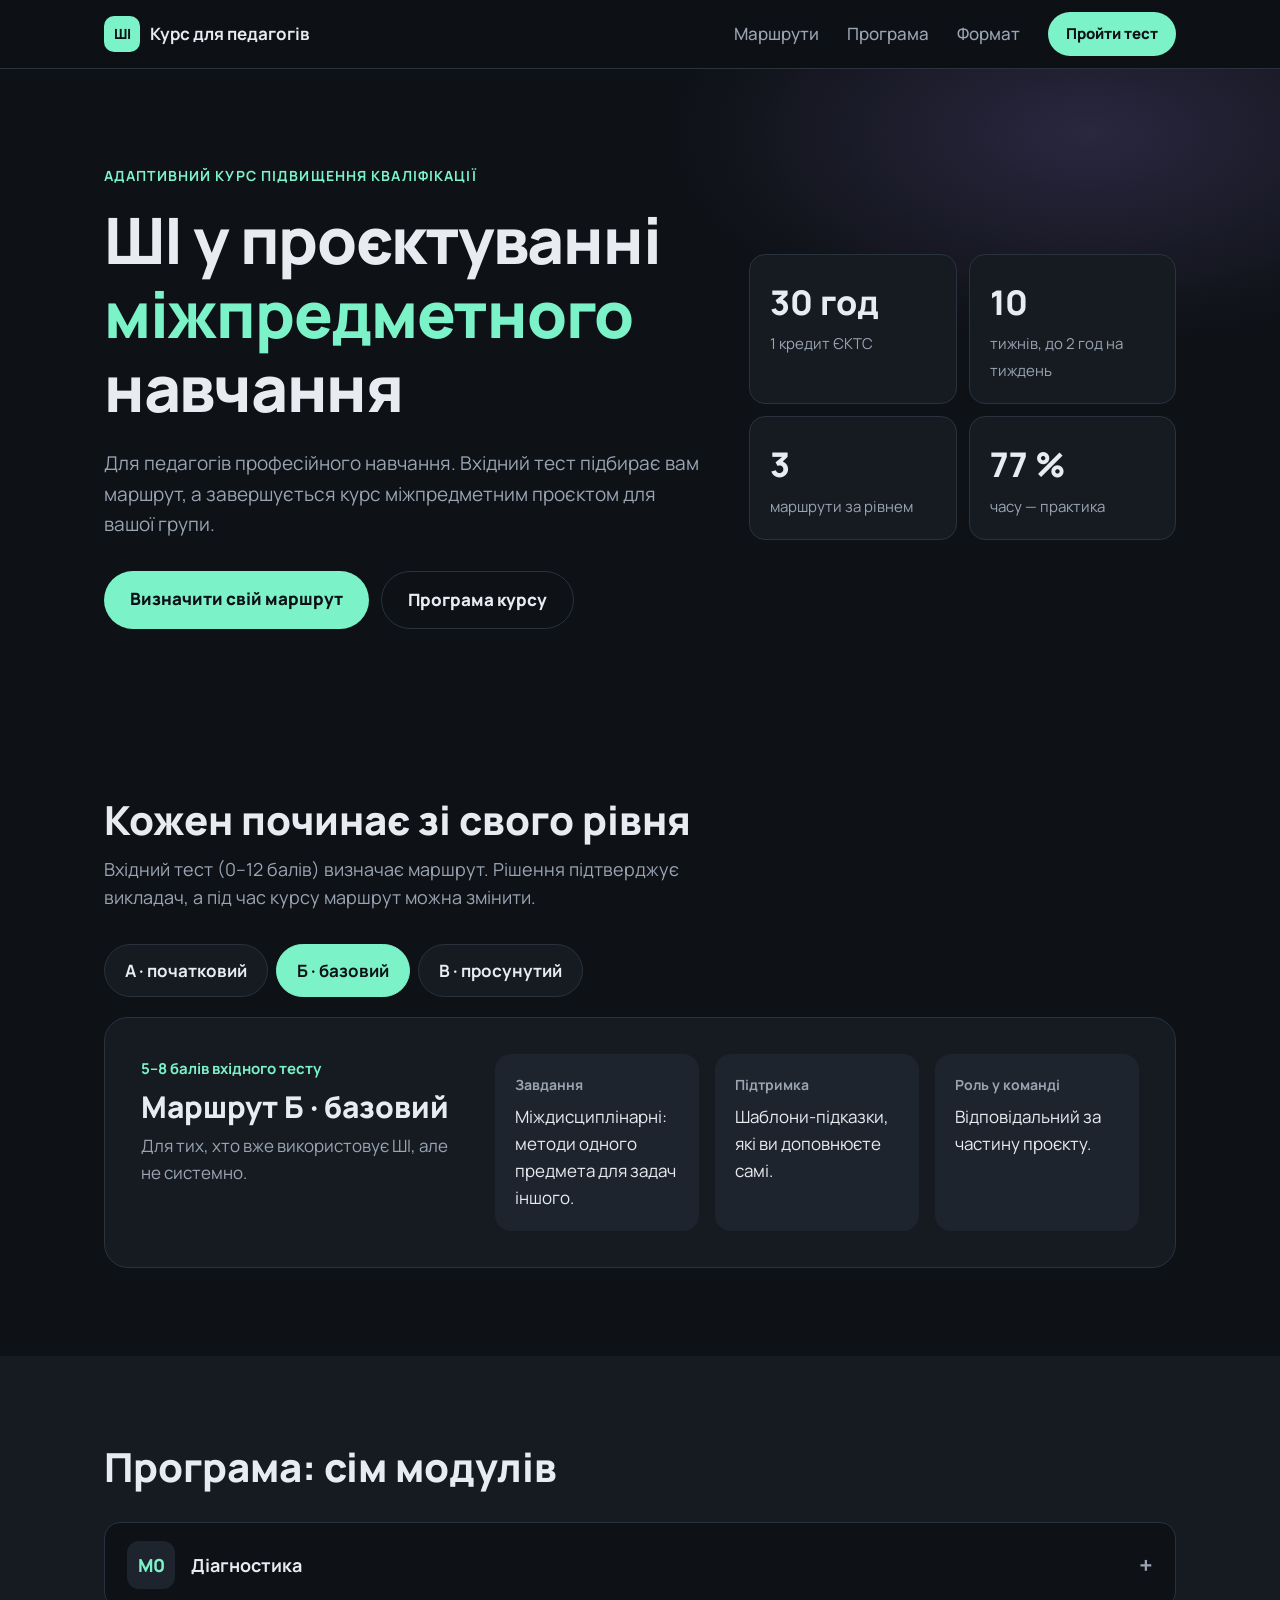
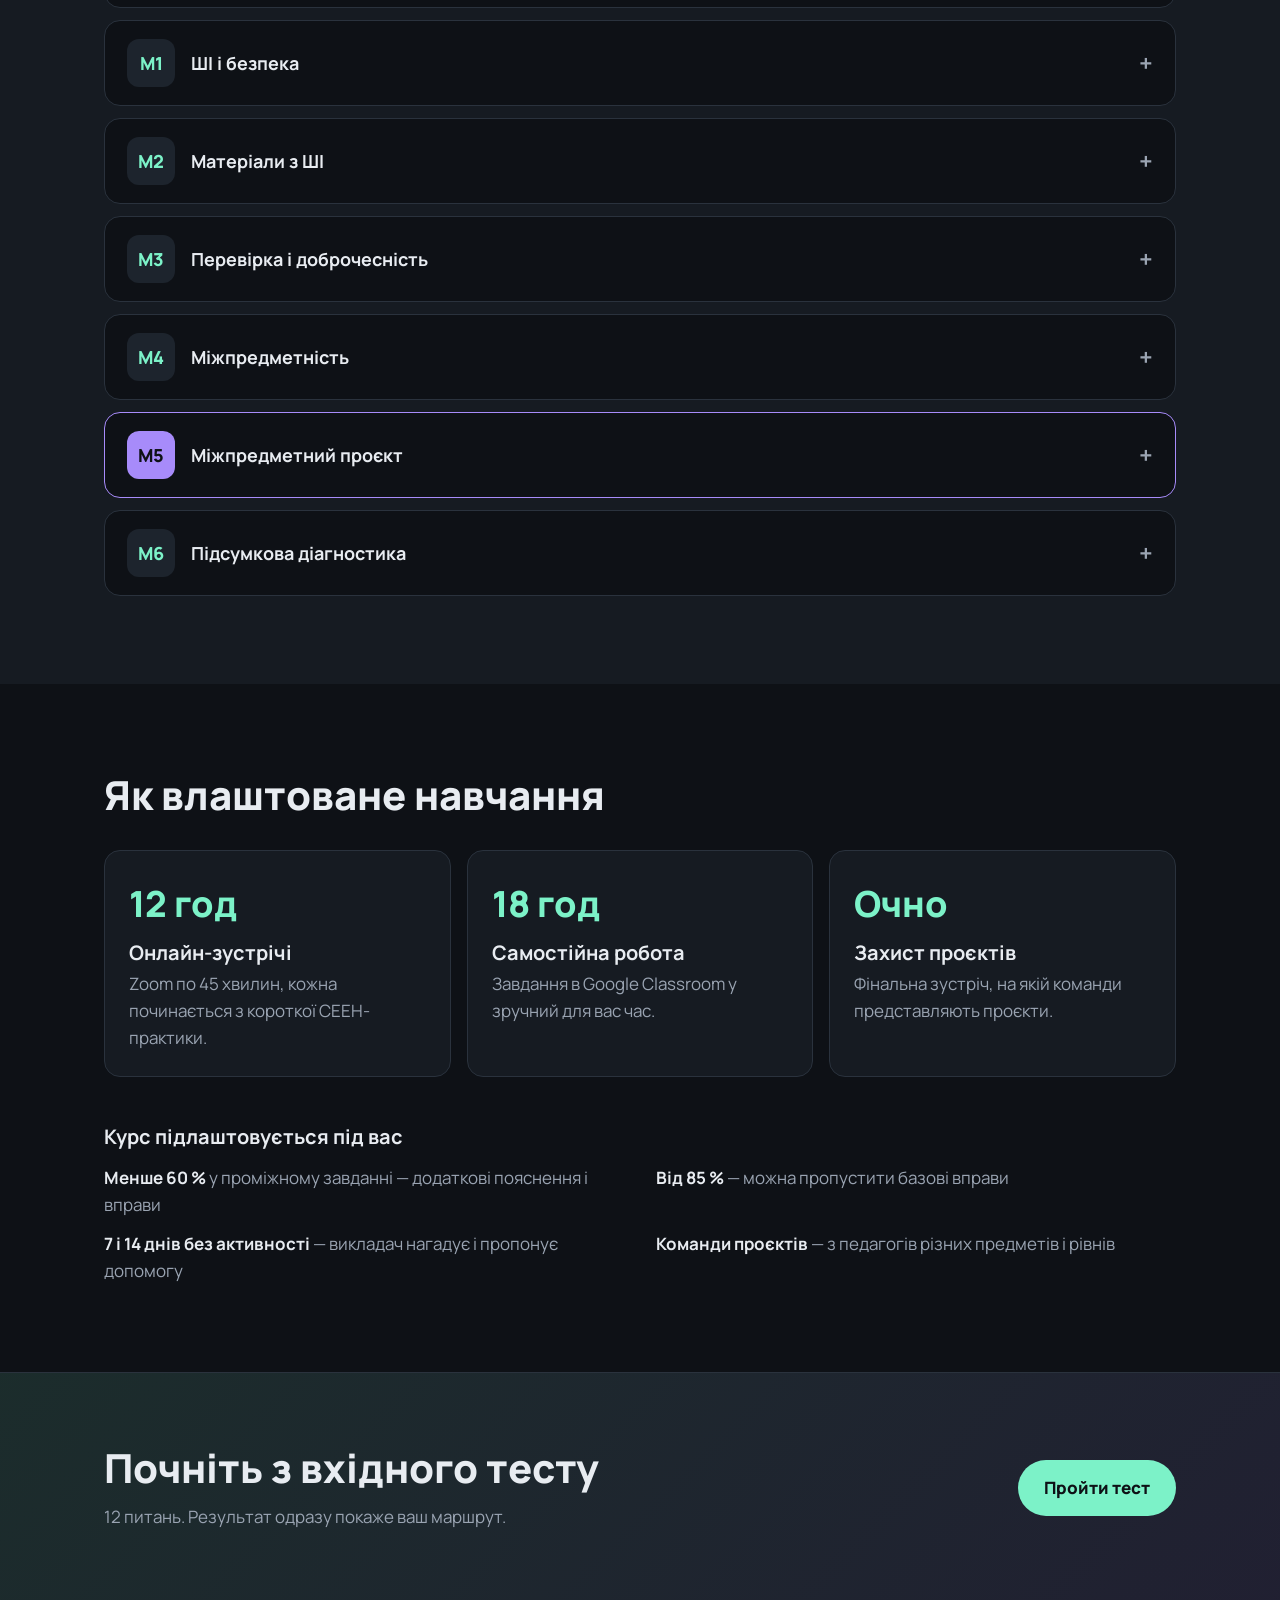
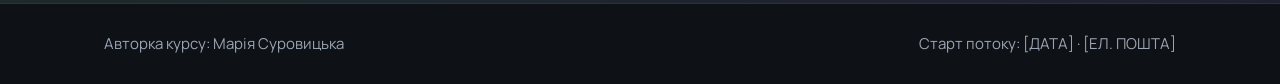
<file: index.html>
<!DOCTYPE html>
<html lang="uk">
<head>
  <meta charset="UTF-8">
  <meta name="viewport" content="width=device-width, initial-scale=1.0">
  <title>ШІ у проєктуванні міжпредметного навчання</title>
  <link rel="preconnect" href="https://fonts.googleapis.com">
  <link href="https://fonts.googleapis.com/css2?family=Manrope:wght@400;500;700;800&display=swap" rel="stylesheet">
  <link rel="stylesheet" href="style.css">
</head>
<body>

  <!-- ШАПКА -->
  <header class="header">
    <div class="container header__inner">
      <a href="index.html" class="logo"><span class="logo__mark">ШІ</span> Курс для педагогів</a>
      <button class="menu-btn" aria-label="Відкрити меню" aria-expanded="false">☰</button>
      <nav class="nav">
        <a href="#routes">Маршрути</a>
        <a href="#program">Програма</a>
        <a href="#format">Формат</a>
        <a href="test.html" class="btn btn--small">Пройти тест</a>
      </nav>
    </div>
  </header>

  <main>
    <!-- ГОЛОВНИЙ ЕКРАН -->
    <section class="hero">
      <div class="container hero__inner">
        <div class="hero__text">
          <p class="eyebrow">Адаптивний курс підвищення кваліфікації</p>
          <h1>ШІ у проєктуванні <span class="accent">міжпредметного</span> навчання</h1>
          <p class="lead">Для педагогів професійного навчання. Вхідний тест підбирає вам маршрут, а завершується курс міжпредметним проєктом для вашої групи.</p>
          <div class="hero__buttons">
            <a href="test.html" class="btn">Визначити свій маршрут</a>
            <a href="#program" class="btn btn--ghost">Програма курсу</a>
          </div>
        </div>
        <ul class="stats">
          <li><b>30 год</b><span>1 кредит ЄКТС</span></li>
          <li><b>10</b><span>тижнів, до 2 год на тиждень</span></li>
          <li><b>3</b><span>маршрути за рівнем</span></li>
          <li><b>77 %</b><span>часу — практика</span></li>
        </ul>
      </div>
    </section>

    <!-- МАРШРУТИ -->
    <section id="routes" class="section">
      <div class="container">
        <h2>Кожен починає зі свого рівня</h2>
        <p class="section__lead">Вхідний тест (0–12 балів) визначає маршрут. Рішення підтверджує викладач, а під час курсу маршрут можна змінити.</p>

        <div class="tabs" role="tablist">
          <button class="tab" role="tab" data-route="A">А · початковий</button>
          <button class="tab is-active" role="tab" data-route="B">Б · базовий</button>
          <button class="tab" role="tab" data-route="C">В · просунутий</button>
        </div>

        <div class="route-card" id="route-card">
          <div class="route-card__head">
            <span class="route-card__score" id="route-score"></span>
            <h3 id="route-name"></h3>
            <p id="route-who"></p>
          </div>
          <div class="route-card__grid">
            <div><span class="label">Завдання</span><p id="route-tasks"></p></div>
            <div><span class="label">Підтримка</span><p id="route-support"></p></div>
            <div><span class="label">Роль у команді</span><p id="route-role"></p></div>
          </div>
        </div>
      </div>
    </section>

    <!-- ПРОГРАМА -->
    <section id="program" class="section section--alt">
      <div class="container">
        <h2>Програма: сім модулів</h2>
        <div class="modules">
          <details class="module">
            <summary><span class="module__num">М0</span> Діагностика</summary>
            <p>Вхідний тест, самооцінка і вибір маршруту А, Б або В.</p>
          </details>
          <details class="module">
            <summary><span class="module__num">М1</span> ШІ і безпека</summary>
            <p>Як працює генеративний ШІ, його обмеження, захист персональних даних, етика.</p>
          </details>
          <details class="module">
            <summary><span class="module__num">М2</span> Матеріали з ШІ</summary>
            <p>Запити до ШІ за схемою «роль – контекст – завдання – формат». Різнорівневі завдання для вашої групи.</p>
          </details>
          <details class="module">
            <summary><span class="module__num">М3</span> Перевірка і доброчесність</summary>
            <p>Типові помилки ШІ, фактчекінг, перевірка джерел і розрахунків, правила академічної доброчесності.</p>
          </details>
          <details class="module">
            <summary><span class="module__num">М4</span> Міжпредметність</summary>
            <p>Від мульти- до міждисциплінарних і трансдисциплінарних завдань.</p>
          </details>
          <details class="module module--main">
            <summary><span class="module__num">М5</span> Міжпредметний проєкт</summary>
            <p>Змішана команда педагогів різних предметів створює заняття чи проєкт для своїх здобувачів і захищає його очно.</p>
          </details>
          <details class="module">
            <summary><span class="module__num">М6</span> Підсумкова діагностика</summary>
            <p>Повторний тест, рефлексія і порівняння з початковим рівнем.</p>
          </details>
        </div>
      </div>
    </section>

    <!-- ФОРМАТ -->
    <section id="format" class="section">
      <div class="container">
        <h2>Як влаштоване навчання</h2>
        <div class="format">
          <div class="format__item"><b>12 год</b><h3>Онлайн-зустрічі</h3><p>Zoom по 45 хвилин, кожна починається з короткої СЕЕН-практики.</p></div>
          <div class="format__item"><b>18 год</b><h3>Самостійна робота</h3><p>Завдання в Google Classroom у зручний для вас час.</p></div>
          <div class="format__item"><b>Очно</b><h3>Захист проєктів</h3><p>Фінальна зустріч, на якій команди представляють проєкти.</p></div>
        </div>

        <h3 class="subhead">Курс підлаштовується під вас</h3>
        <ul class="rules">
          <li><b>Менше 60 %</b> у проміжному завданні — додаткові пояснення і вправи</li>
          <li><b>Від 85 %</b> — можна пропустити базові вправи</li>
          <li><b>7 і 14 днів без активності</b> — викладач нагадує і пропонує допомогу</li>
          <li><b>Команди проєктів</b> — з педагогів різних предметів і рівнів</li>
        </ul>
      </div>
    </section>

    <!-- ЗАКЛИК -->
    <section class="cta">
      <div class="container cta__inner">
        <div>
          <h2>Почніть з вхідного тесту</h2>
          <p>12 питань. Результат одразу покаже ваш маршрут.</p>
        </div>
        <a href="test.html" class="btn">Пройти тест</a>
      </div>
    </section>
  </main>

  <footer class="footer">
    <div class="container footer__inner">
      <span>Авторка курсу: Марія Суровицька</span>
      <span>Старт потоку: [ДАТА] · [ЕЛ. ПОШТА]</span>
    </div>
  </footer>

  <script src="script.js"></script>
</body>
</html>
</file>
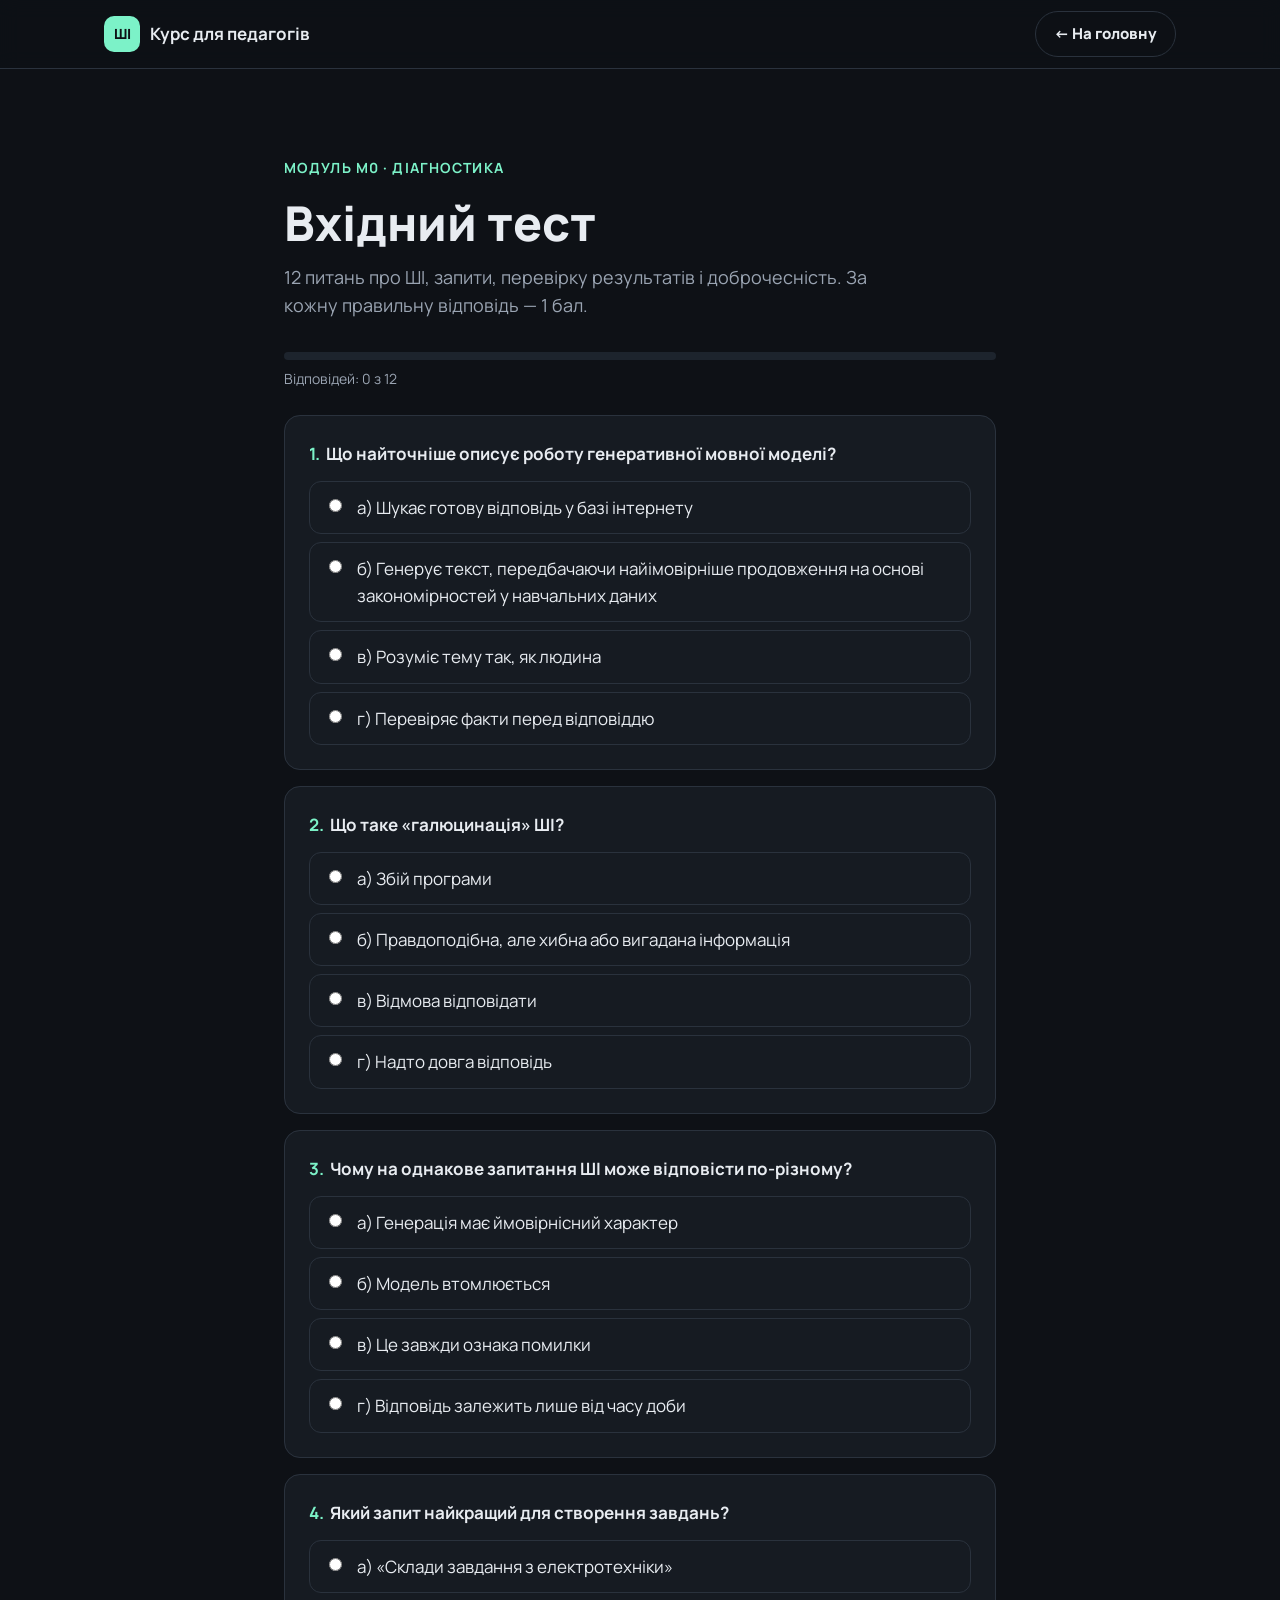
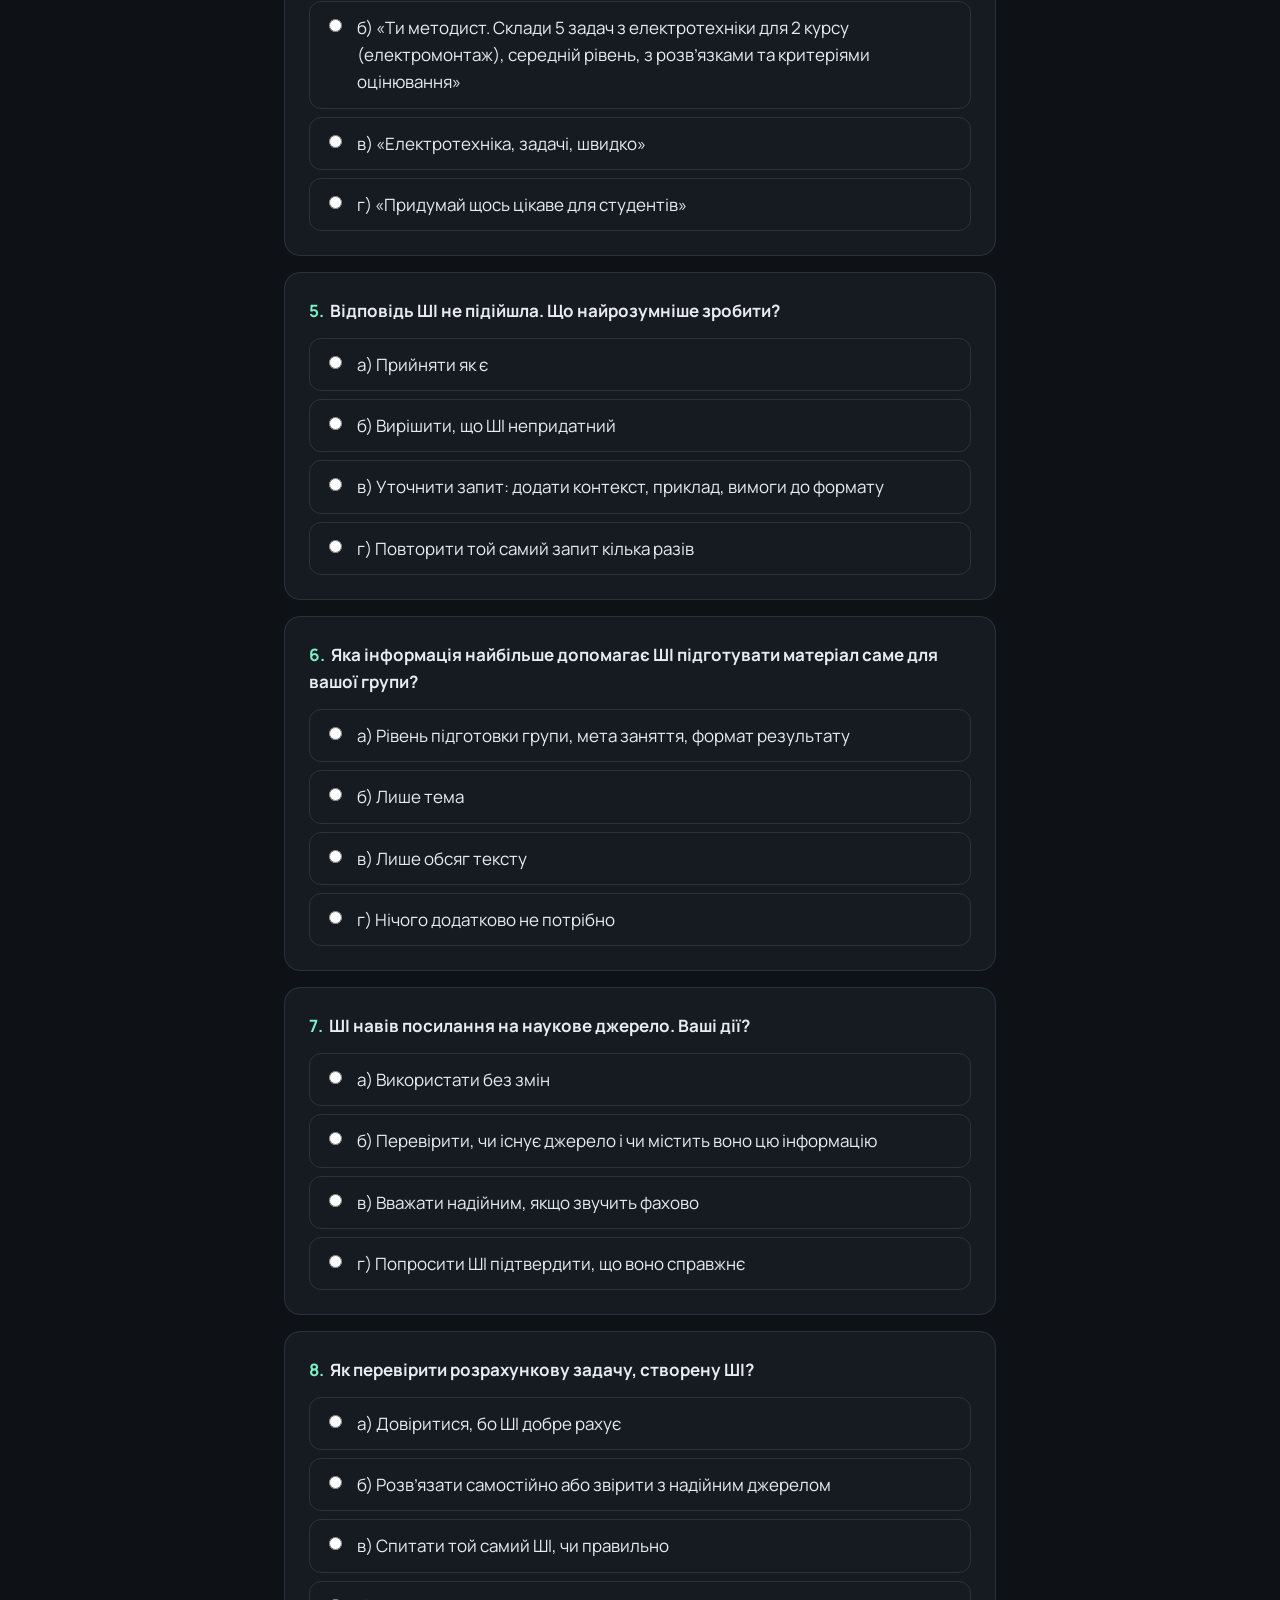
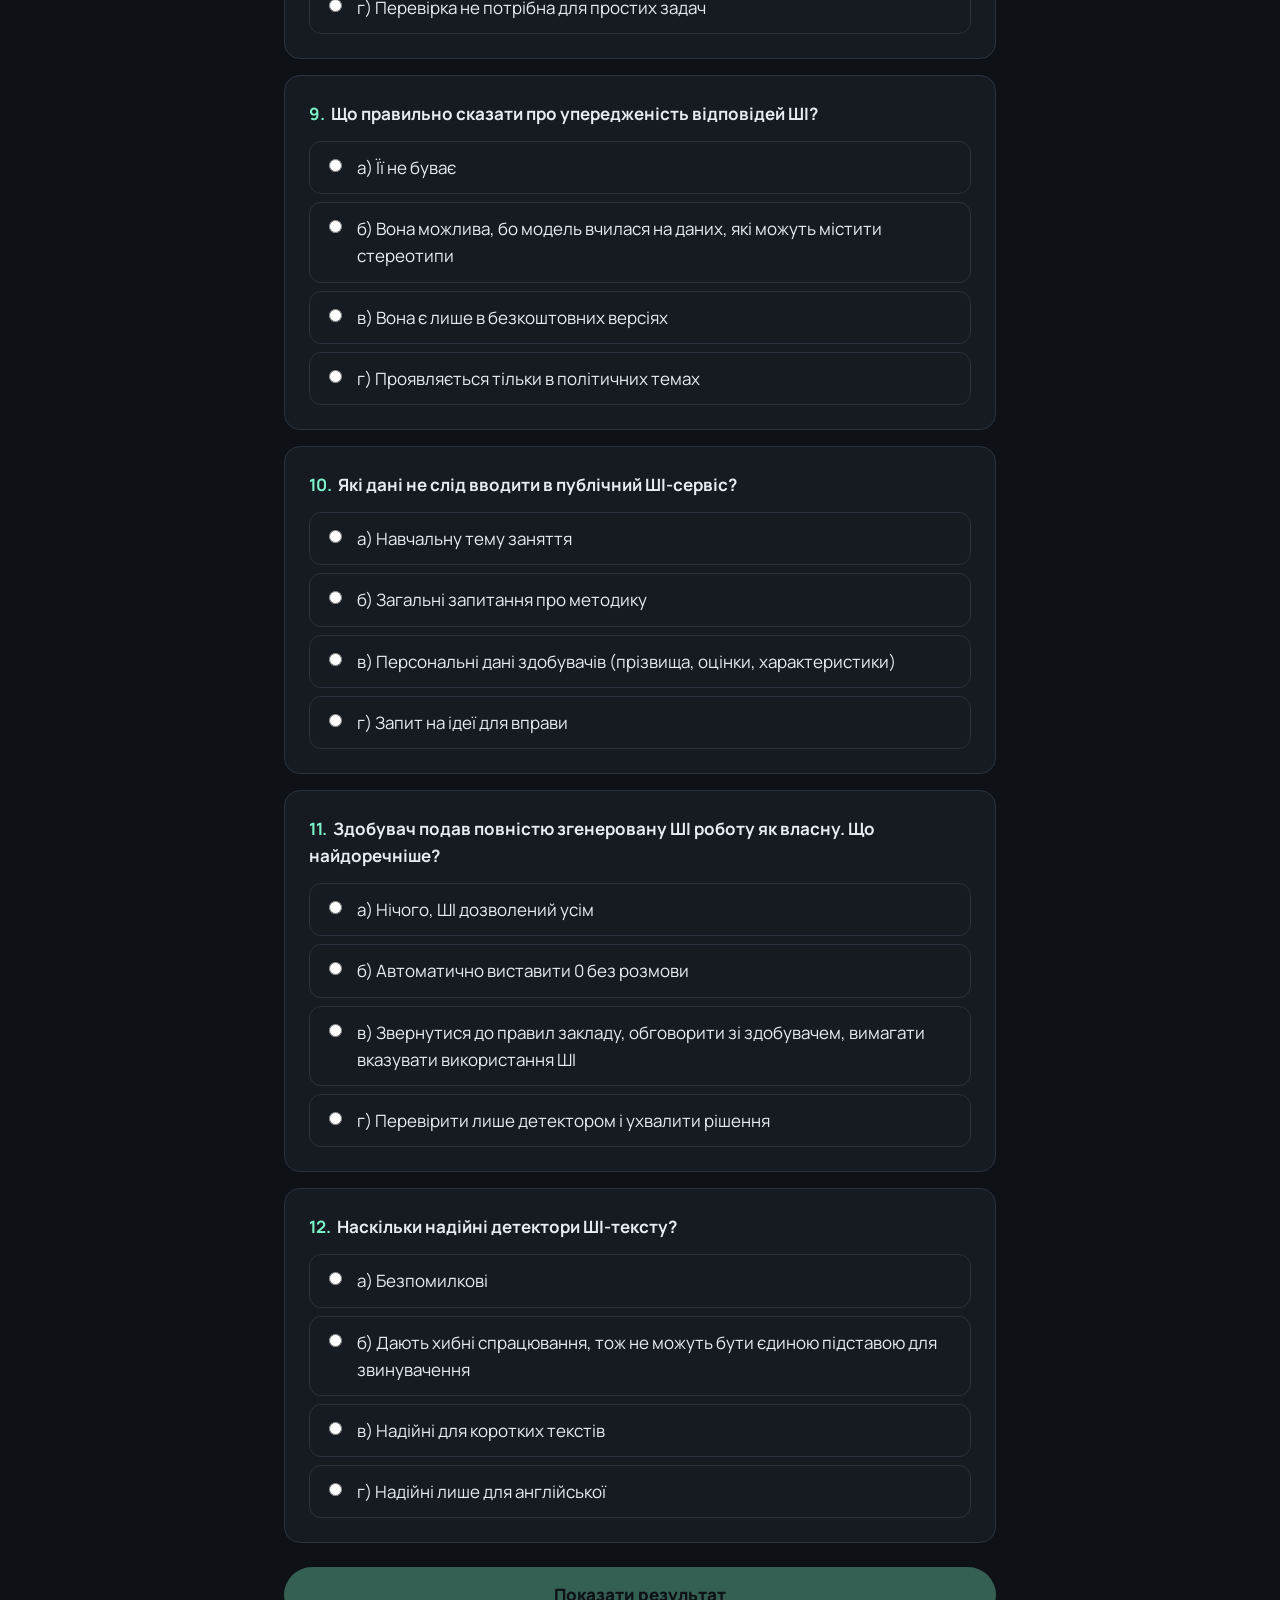
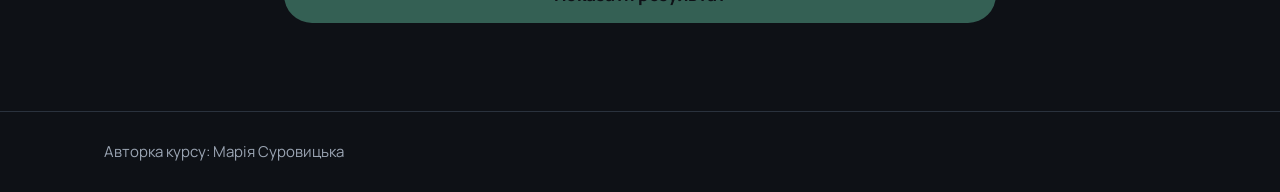
<file: test.html>
<!DOCTYPE html>
<html lang="uk">
<head>
  <meta charset="UTF-8">
  <meta name="viewport" content="width=device-width, initial-scale=1.0">
  <title>Вхідний тест — ШІ у проєктуванні міжпредметного навчання</title>
  <link rel="preconnect" href="https://fonts.googleapis.com">
  <link href="https://fonts.googleapis.com/css2?family=Manrope:wght@400;500;700;800&display=swap" rel="stylesheet">
  <link rel="stylesheet" href="style.css">
</head>
<body>

  <header class="header">
    <div class="container header__inner">
      <a href="index.html" class="logo"><span class="logo__mark">ШІ</span> Курс для педагогів</a>
      <a href="index.html" class="btn btn--small btn--ghost">← На головну</a>
    </div>
  </header>

  <main class="section">
    <div class="container container--narrow">
      <p class="eyebrow">Модуль М0 · Діагностика</p>
      <h1 class="test-title">Вхідний тест</h1>
      <p class="section__lead">12 питань про ШІ, запити, перевірку результатів і доброчесність. За кожну правильну відповідь — 1 бал.</p>

      <div class="progress" aria-hidden="true"><div class="progress__bar" id="progress-bar"></div></div>
      <p class="progress__text" id="progress-text">Відповідей: 0 з 12</p>

      <form id="test-form" class="test">
        <!-- питання з'являться тут із script.js -->
      </form>

      <button type="submit" form="test-form" class="btn btn--wide" id="submit-btn" disabled>Показати результат</button>

      <div id="result" class="result" hidden></div>
    </div>
  </main>

  <footer class="footer">
    <div class="container footer__inner">
      <span>Авторка курсу: Марія Суровицька</span>
    </div>
  </footer>

  <script src="script.js"></script>
</body>
</html>
</file>
<file: style.css>
/* ===== Кольори і шрифти ===== */
:root {
  --bg: #0E1116;
  --surface: #161B22;
  --surface-2: #1D242D;
  --border: #2A323D;
  --text: #E8ECF1;
  --muted: #9AA4B2;
  --accent: #7CF2C8;      /* м'ятний */
  --accent-2: #A78BFA;    /* фіолетовий */
  --radius: 16px;
}

* { box-sizing: border-box; }

body {
  margin: 0;
  background: var(--bg);
  color: var(--text);
  font-family: "Manrope", system-ui, sans-serif;
  font-size: 17px;
  line-height: 1.6;
}

h1, h2, h3 { margin: 0; line-height: 1.15; }
h2 { font-size: clamp(28px, 4vw, 40px); font-weight: 800; margin-bottom: 12px; }
h3 { font-size: 20px; font-weight: 700; }
p { margin: 0; }
a { color: inherit; }

.container { max-width: 1120px; margin: 0 auto; padding: 0 24px; }
.container--narrow { max-width: 760px; }
.accent { color: var(--accent); }
.eyebrow { color: var(--accent); font-size: 14px; font-weight: 700; letter-spacing: .08em; text-transform: uppercase; margin-bottom: 16px; }
.section { padding: 88px 0; }
.section--alt { background: var(--surface); }
.section__lead { color: var(--muted); font-size: 18px; max-width: 640px; margin-bottom: 32px; }
.label { display: block; color: var(--muted); font-size: 14px; font-weight: 700; margin-bottom: 6px; }

/* ===== Кнопки ===== */
.btn {
  display: inline-block; border: 0; cursor: pointer;
  background: var(--accent); color: #0E1116;
  font: inherit; font-weight: 800; text-decoration: none;
  padding: 14px 26px; border-radius: 999px;
  transition: transform .15s, opacity .15s;
}
.btn:hover { transform: translateY(-2px); }
.btn:disabled { opacity: .35; cursor: not-allowed; transform: none; }
.btn--ghost { background: transparent; color: var(--text); border: 1px solid var(--border); }
.btn--small { padding: 10px 18px; font-size: 15px; }
.btn--wide { width: 100%; margin-top: 24px; }

/* ===== Шапка ===== */
.header { position: sticky; top: 0; z-index: 10; background: rgba(14,17,22,.85); backdrop-filter: blur(10px); border-bottom: 1px solid var(--border); }
.header__inner { display: flex; align-items: center; justify-content: space-between; gap: 16px; min-height: 68px; }
.logo { display: flex; align-items: center; gap: 10px; font-weight: 700; text-decoration: none; }
.logo__mark { width: 36px; height: 36px; border-radius: 10px; display: grid; place-items: center; background: var(--accent); color: #0E1116; font-weight: 800; font-size: 14px; }
.nav { display: flex; align-items: center; gap: 28px; }
.nav a:not(.btn) { color: var(--muted); text-decoration: none; font-weight: 500; }
.nav a:not(.btn):hover { color: var(--text); }
.menu-btn { display: none; background: none; border: 1px solid var(--border); color: var(--text); font-size: 20px; width: 44px; height: 44px; border-radius: 10px; cursor: pointer; }

/* ===== Головний екран ===== */
.hero { padding: 96px 0 80px; background: radial-gradient(600px 300px at 85% 10%, rgba(167,139,250,.18), transparent 70%); }
.hero__inner { display: grid; grid-template-columns: 1.4fr 1fr; gap: 48px; align-items: center; }
.hero h1 { font-size: clamp(38px, 5.5vw, 64px); font-weight: 800; letter-spacing: -.02em; margin-bottom: 24px; }
.lead { color: var(--muted); font-size: 19px; max-width: 600px; margin-bottom: 32px; }
.hero__buttons { display: flex; flex-wrap: wrap; gap: 12px; }
.stats { list-style: none; margin: 0; padding: 0; display: grid; grid-template-columns: 1fr 1fr; gap: 12px; }
.stats li { background: var(--surface); border: 1px solid var(--border); border-radius: var(--radius); padding: 20px; }
.stats b { display: block; font-size: 34px; font-weight: 800; }
.stats span { color: var(--muted); font-size: 15px; }

/* ===== Маршрути ===== */
.tabs { display: flex; flex-wrap: wrap; gap: 8px; margin-bottom: 20px; }
.tab { font: inherit; font-weight: 700; color: var(--text); background: var(--surface); border: 1px solid var(--border); padding: 12px 20px; border-radius: 999px; cursor: pointer; }
.tab.is-active { background: var(--accent); color: #0E1116; border-color: var(--accent); }
.route-card { background: var(--surface); border: 1px solid var(--border); border-radius: 24px; padding: 36px; display: grid; grid-template-columns: 1fr 2fr; gap: 32px; }
.route-card__score { color: var(--accent); font-weight: 700; font-size: 15px; }
.route-card h3 { font-size: 30px; font-weight: 800; margin: 8px 0; }
.route-card__head p { color: var(--muted); }
.route-card__grid { display: grid; grid-template-columns: repeat(3, 1fr); gap: 16px; }
.route-card__grid > div { background: var(--surface-2); border-radius: var(--radius); padding: 20px; }

/* ===== Модулі ===== */
.modules { display: grid; gap: 12px; margin-top: 32px; }
.module { background: var(--bg); border: 1px solid var(--border); border-radius: var(--radius); }
.module summary { list-style: none; cursor: pointer; display: flex; align-items: center; gap: 16px; padding: 18px 22px; font-weight: 700; font-size: 18px; }
.module summary::-webkit-details-marker { display: none; }
.module summary::after { content: "+"; margin-left: auto; color: var(--muted); font-size: 24px; transition: transform .2s; }
.module[open] summary::after { transform: rotate(45deg); }
.module p { padding: 0 22px 20px 86px; color: var(--muted); }
.module__num { width: 48px; height: 48px; flex: none; border-radius: 12px; display: grid; place-items: center; background: var(--surface-2); color: var(--accent); font-weight: 800; }
.module--main { border-color: var(--accent-2); }
.module--main .module__num { background: var(--accent-2); color: #0E1116; }

/* ===== Формат ===== */
.format { display: grid; grid-template-columns: repeat(3, 1fr); gap: 16px; margin-top: 32px; }
.format__item { background: var(--surface); border: 1px solid var(--border); border-radius: var(--radius); padding: 24px; }
.format__item b { display: block; font-size: 36px; font-weight: 800; color: var(--accent); margin-bottom: 8px; }
.format__item p { color: var(--muted); margin-top: 6px; }
.subhead { margin: 48px 0 16px; }
.rules { list-style: none; padding: 0; margin: 0; display: grid; grid-template-columns: 1fr 1fr; gap: 12px 32px; color: var(--muted); }
.rules b { color: var(--text); }

/* ===== Заклик ===== */
.cta { padding: 72px 0; background: linear-gradient(135deg, rgba(124,242,200,.12), rgba(167,139,250,.12)); border-top: 1px solid var(--border); }
.cta__inner { display: flex; flex-wrap: wrap; justify-content: space-between; align-items: center; gap: 24px; }
.cta p { color: var(--muted); }

/* ===== Підвал ===== */
.footer { border-top: 1px solid var(--border); padding: 28px 0; color: var(--muted); font-size: 15px; }
.footer__inner { display: flex; flex-wrap: wrap; justify-content: space-between; gap: 12px; }

/* ===== Тест ===== */
.test-title { font-size: clamp(34px, 5vw, 48px); font-weight: 800; margin-bottom: 12px; }
.progress { height: 8px; background: var(--surface-2); border-radius: 999px; overflow: hidden; }
.progress__bar { height: 100%; width: 0; background: var(--accent); transition: width .25s; }
.progress__text { color: var(--muted); font-size: 14px; margin: 8px 0 24px; }
.test { display: grid; gap: 16px; }
.question { background: var(--surface); border: 1px solid var(--border); border-radius: var(--radius); padding: 24px; margin: 0; }
.question legend { font-weight: 700; padding: 0; margin-bottom: 14px; float: left; width: 100%; }
.question__num { color: var(--accent); margin-right: 6px; }
.option { display: flex; gap: 12px; align-items: flex-start; padding: 12px 14px; border: 1px solid var(--border); border-radius: 12px; margin-top: 8px; cursor: pointer; clear: both; }
.option:hover { border-color: var(--muted); }
.option input { margin-top: 5px; accent-color: var(--accent); }
.option:has(input:checked) { border-color: var(--accent); background: rgba(124,242,200,.06); }
.result { margin-top: 32px; background: var(--surface); border: 1px solid var(--accent); border-radius: 24px; padding: 32px; }
.result__score { font-size: 56px; font-weight: 800; color: var(--accent); }
.result h2 { margin: 8px 0 12px; }
.result p { color: var(--muted); margin-bottom: 20px; }
.mistakes { margin: 0 0 24px; padding-left: 20px; color: var(--muted); }
.mistakes li { margin-bottom: 8px; }
.mistakes b { color: var(--text); }

/* ===== Телефон і планшет ===== */
@media (max-width: 860px) {
  .hero__inner, .route-card { grid-template-columns: 1fr; }
  .route-card__grid, .format, .rules { grid-template-columns: 1fr; }
  .menu-btn { display: block; }
  .nav { display: none; position: absolute; top: 68px; left: 0; right: 0; flex-direction: column; align-items: flex-start; gap: 16px; padding: 20px 24px; background: var(--bg); border-bottom: 1px solid var(--border); }
  .nav.is-open { display: flex; }
  .section { padding: 64px 0; }
  .route-card { padding: 24px; }
  .module p { padding-left: 22px; }
}
</file>
